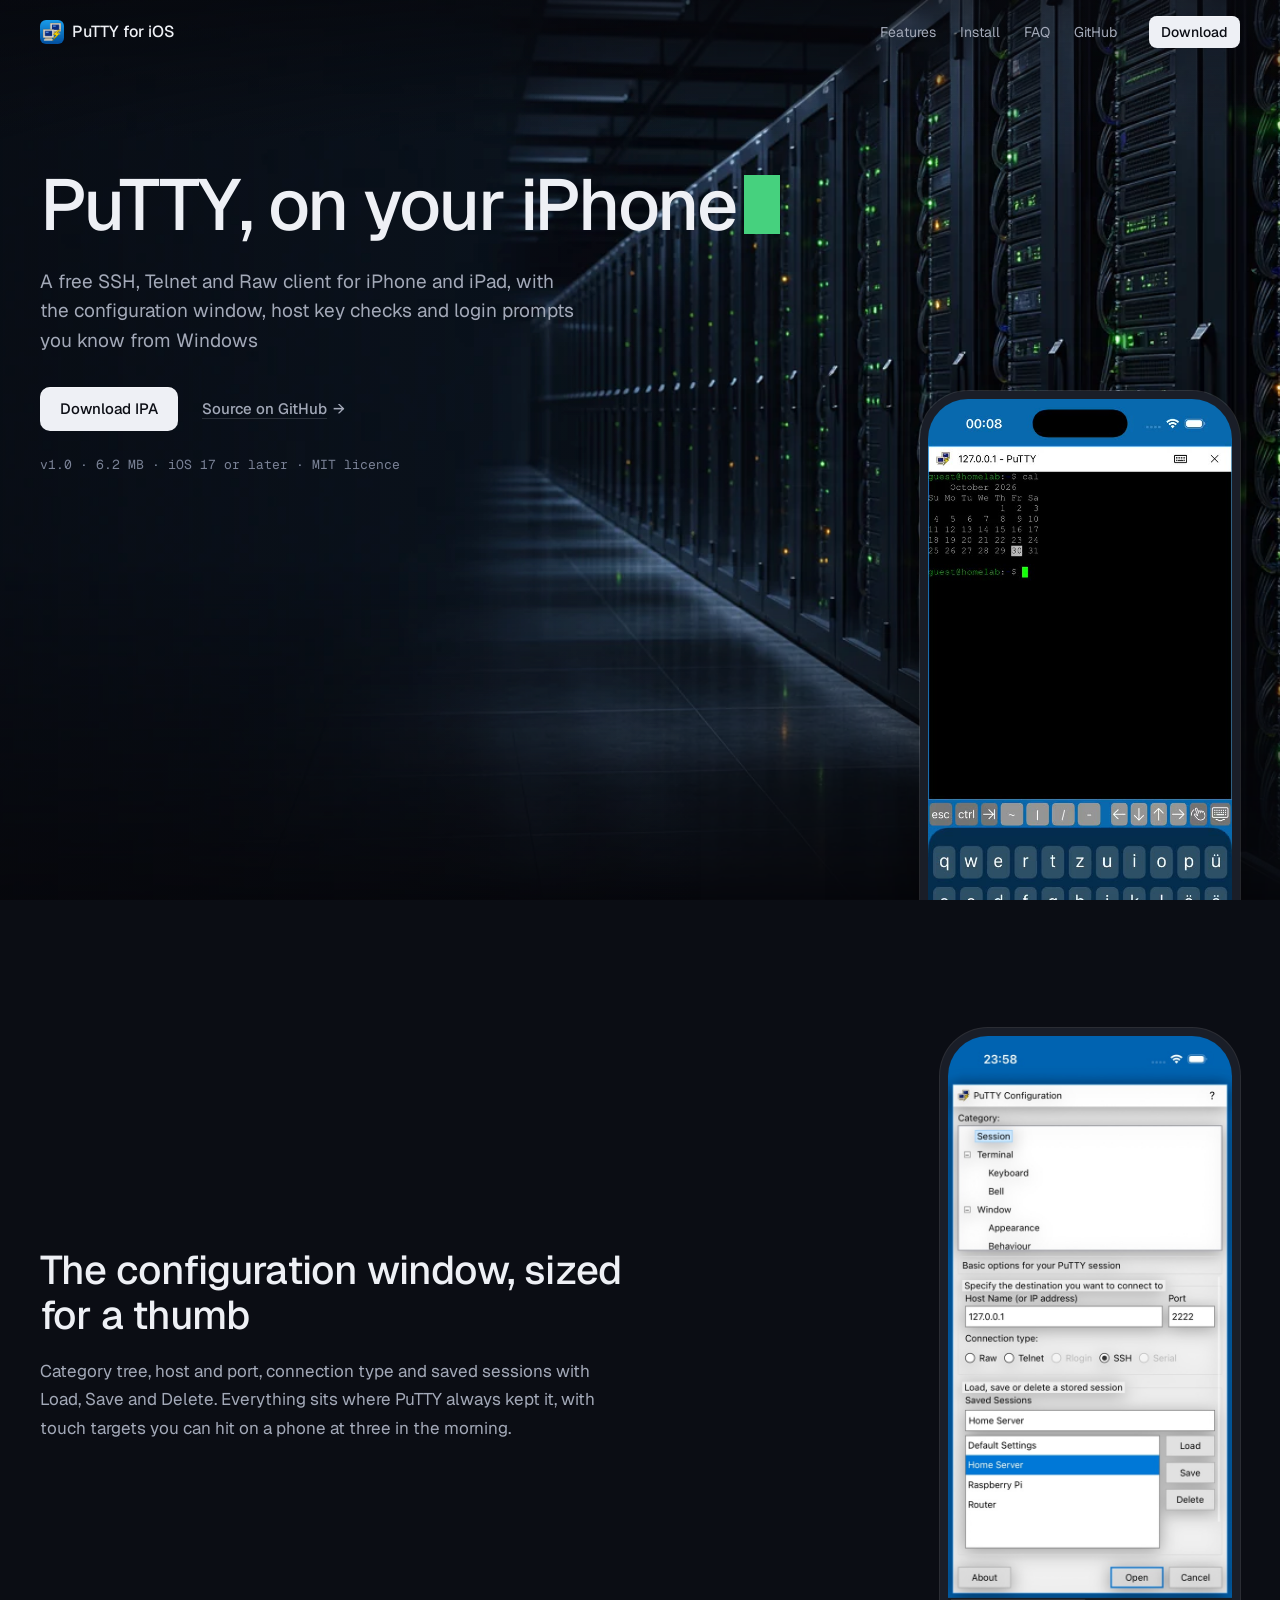
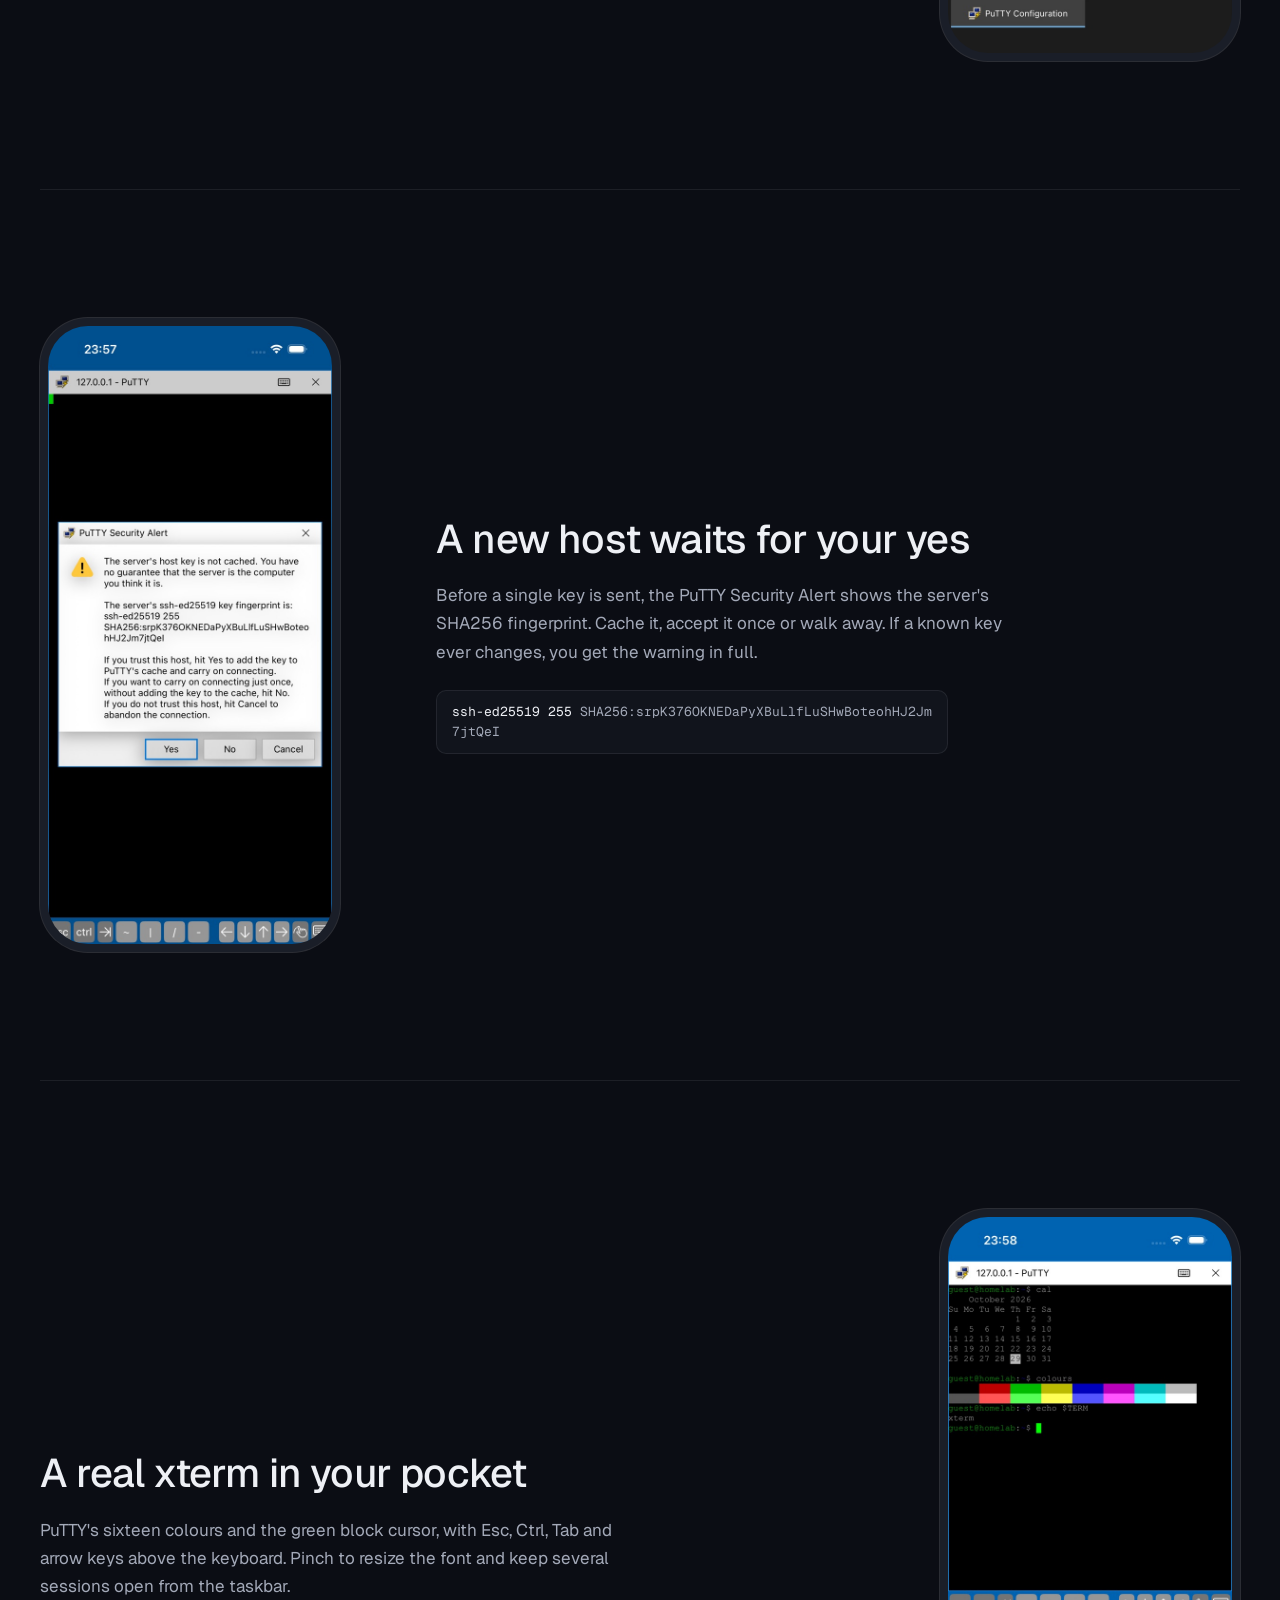
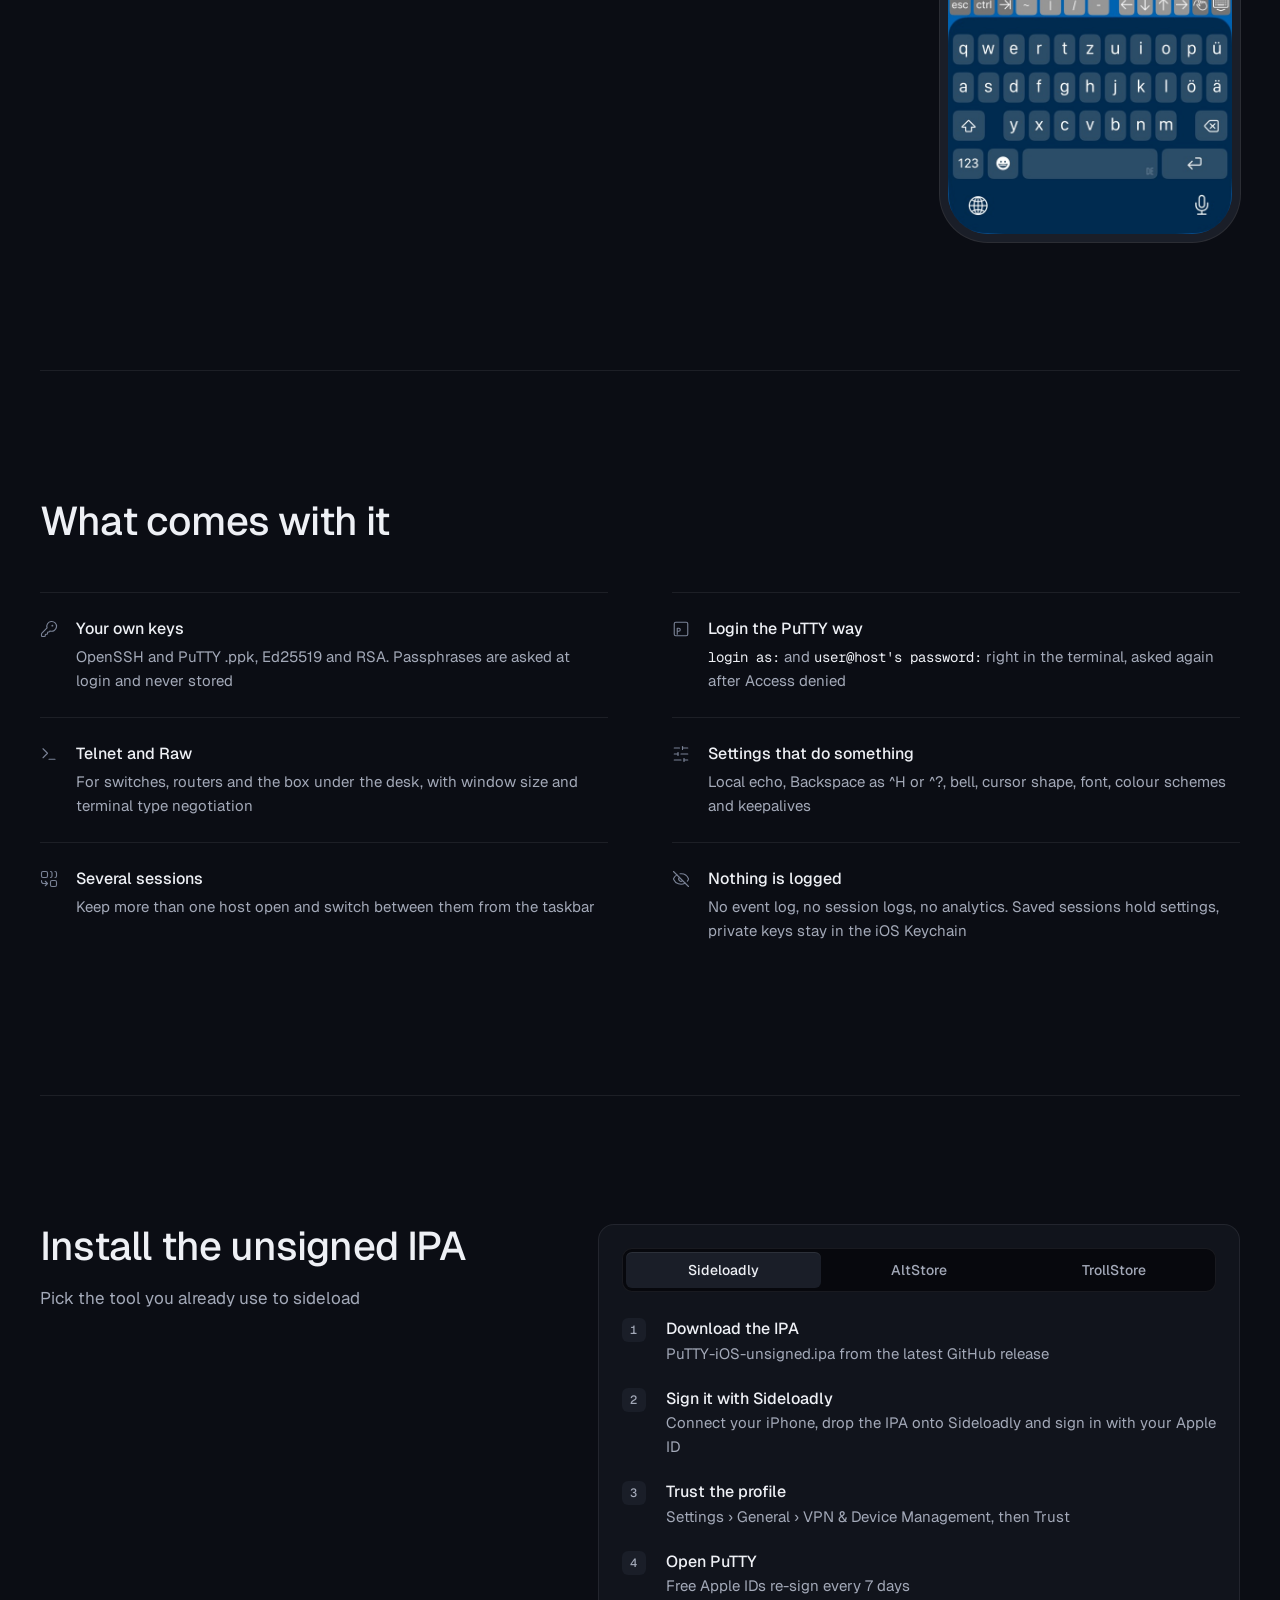
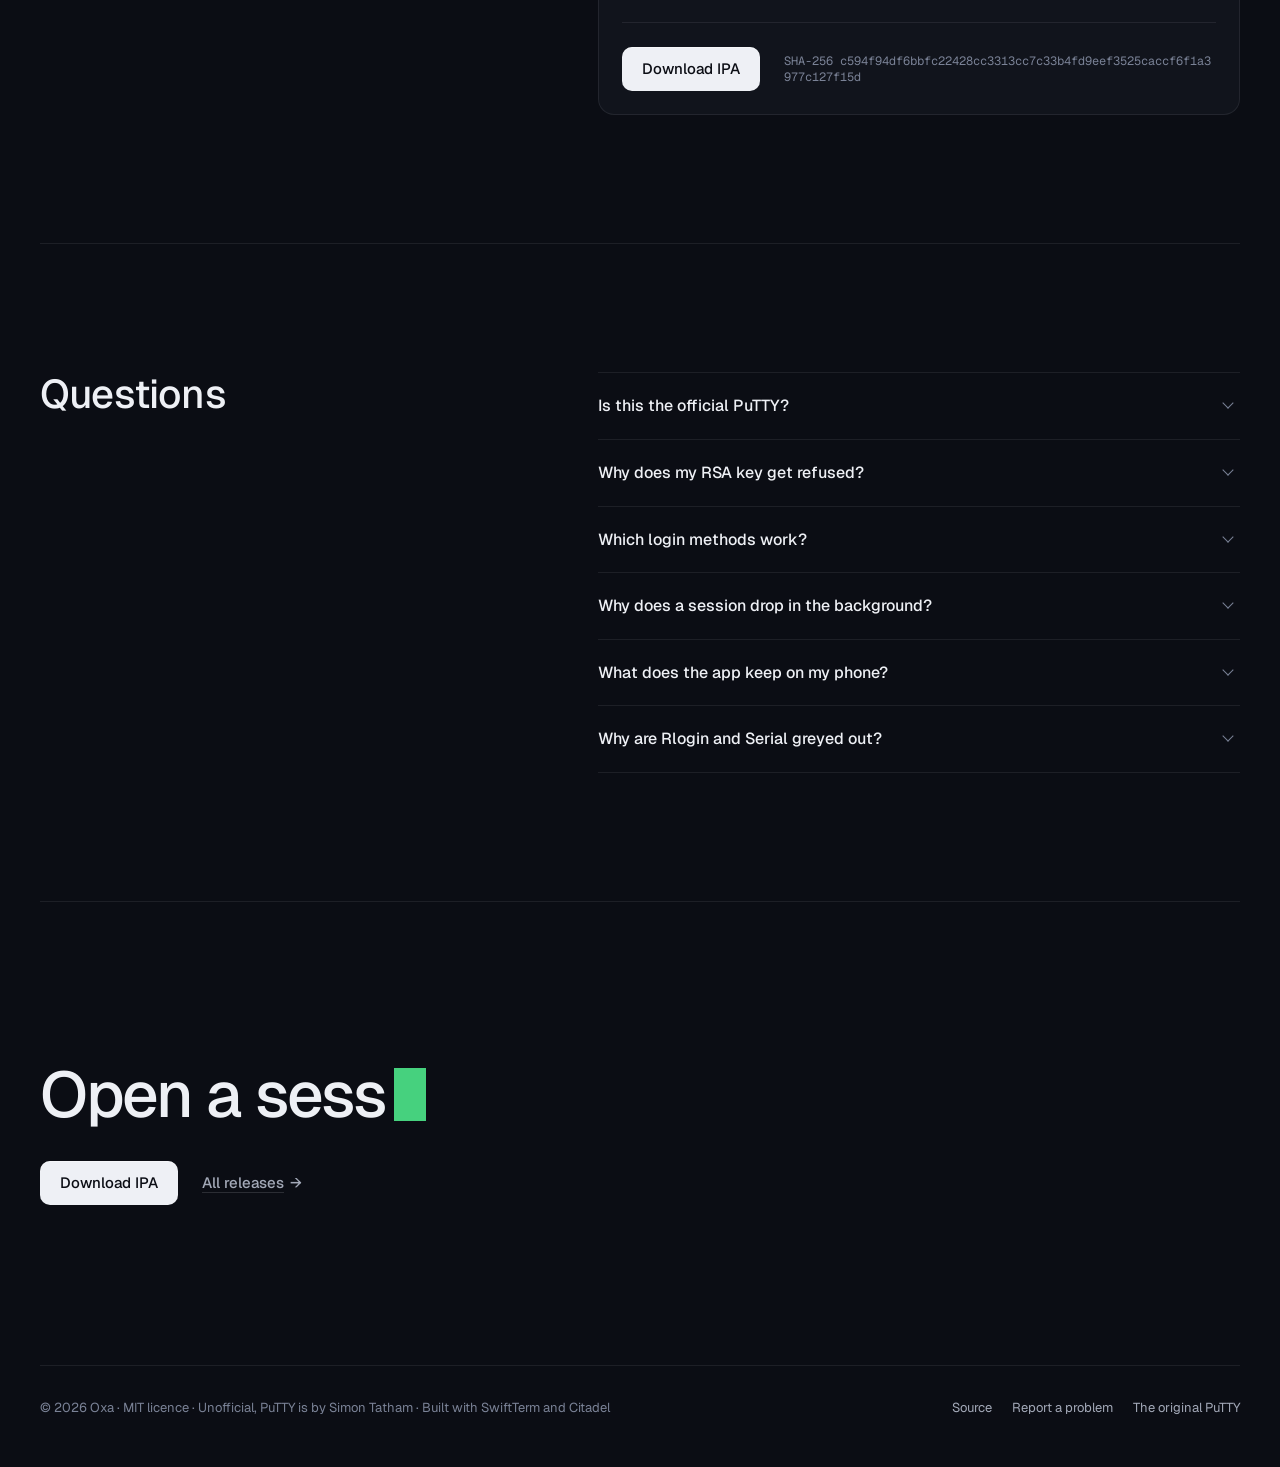
<file: website/index.html>
<!doctype html>
<html lang="en">
<head>
  <meta charset="utf-8">
  <meta name="viewport" content="width=device-width, initial-scale=1, viewport-fit=cover">
  <title>PuTTY for iOS: SSH, Telnet and Raw for iPhone and iPad</title>
  <meta name="description" content="A free, open-source SSH, Telnet and Raw client for iPhone and iPad with PuTTY's configuration window, host key checks and login prompts.">
  <meta name="theme-color" content="#0b0d14">
  <meta property="og:title" content="PuTTY for iOS">
  <meta property="og:description" content="PuTTY on your iPhone. A free SSH, Telnet and Raw client for iPhone and iPad.">
  <meta property="og:image" content="https://www.iosxputty.cc/assets/hero-scene.webp">
  <meta property="og:url" content="https://www.iosxputty.cc/">
  <link rel="icon" href="assets/icon.png" type="image/png">
  <link rel="apple-touch-icon" href="assets/apple-touch-icon.png">
  <link rel="preconnect" href="https://fonts.googleapis.com">
  <link rel="preconnect" href="https://fonts.gstatic.com" crossorigin>
  <link href="https://fonts.googleapis.com/css2?family=Geist:wght@400;500&family=Geist+Mono:wght@400;500&display=swap" rel="stylesheet">
  <link rel="stylesheet" href="style.css?v=0a6f181c">
  <script>document.documentElement.classList.add("js")</script>
</head>
<body>
  <a class="skip" href="#main">Skip to content</a>

  <header class="nav">
    <a class="brand" href="#top"><img src="assets/icon.png" width="24" height="24" alt="">PuTTY for iOS</a>
    <nav aria-label="Sections">
      <a href="#features">Features</a>
      <a href="#install">Install</a>
      <a href="#faq">FAQ</a>
      <a href="https://github.com/Oxapayy/putty-ios">GitHub</a>
    </nav>
    <a class="btn btn-sm" href="https://github.com/Oxapayy/putty-ios/releases/latest/download/PuTTY-iOS-unsigned.ipa">Download</a>
  </header>

  <main id="main">
    <section class="hero" id="top">
      <img class="hero-scene" src="assets/hero-scene.webp" width="1360" height="768" alt="" fetchpriority="high">
      <div class="hero-copy">
        <h1 aria-label="PuTTY, on your iPhone"><span class="typed" data-type="hero" aria-hidden="true">PuTTY, on your iPhone</span><span class="cursor" aria-hidden="true"></span></h1>
        <p class="lead">A free SSH, Telnet and Raw client for iPhone and iPad, with the configuration window, host key checks and login prompts you know from Windows</p>
        <div class="actions">
          <a class="btn" href="https://github.com/Oxapayy/putty-ios/releases/latest/download/PuTTY-iOS-unsigned.ipa">Download IPA</a>
          <a class="link" href="https://github.com/Oxapayy/putty-ios">Source on GitHub<span class="arrow" aria-hidden="true">→</span></a>
        </div>
        <p class="meta">v1.0 · 6.2 MB · iOS 17 or later · MIT licence</p>
      </div>
      <figure class="phone hero-phone">
        <video src="assets/demo.mp4" poster="assets/demo-poster.jpg" width="590" height="1282" muted loop playsinline autoplay preload="metadata"
               aria-label="Screen recording: entering a host, accepting the PuTTY Security Alert, then running cal in the terminal"></video>
      </figure>
    </section>

    <section class="story" id="features">
      <div class="story-text" data-reveal>
        <h2>The configuration window, sized for a thumb</h2>
        <p>Category tree, host and port, connection type and saved sessions with Load, Save and Delete. Everything sits where PuTTY always kept it, with touch targets you can hit on a phone at three in the morning.</p>
      </div>
      <figure class="phone" data-reveal="phone"><img src="assets/config.jpg" width="598" height="1300" alt="The PuTTY Configuration window on iPhone with saved sessions Home Server, Raspberry Pi and Router" loading="lazy"></figure>
    </section>

    <section class="story story-flip">
      <div class="story-text" data-reveal>
        <h2>A new host waits for your yes</h2>
        <p>Before a single key is sent, the PuTTY Security Alert shows the server's SHA256 fingerprint. Cache it, accept it once or walk away. If a known key ever changes, you get the warning in full.</p>
        <p class="sample"><span>ssh-ed25519 255</span> SHA256:srpK376OKNEDaPyXBuLlfLuSHwBoteohHJ2Jm7jtQeI</p>
      </div>
      <figure class="phone" data-reveal="phone"><img src="assets/security-alert.jpg" width="598" height="1300" alt="The PuTTY Security Alert with an ssh-ed25519 fingerprint and Yes, No and Cancel" loading="lazy"></figure>
    </section>

    <section class="story">
      <div class="story-text" data-reveal>
        <h2>A real xterm in your pocket</h2>
        <p>PuTTY's sixteen colours and the green block cursor, with Esc, Ctrl, Tab and arrow keys above the keyboard. Pinch to resize the font and keep several sessions open from the taskbar.</p>
      </div>
      <figure class="phone" data-reveal="phone"><img src="assets/terminal.jpg" width="598" height="1300" alt="A terminal session showing a calendar and the sixteen PuTTY colours" loading="lazy"></figure>
    </section>

    <section class="features" aria-labelledby="features-title">
      <h2 id="features-title" data-reveal>What comes with it</h2>
      <ul class="feature-list" data-reveal="list">
        <li>
          <svg class="icon" viewBox="0 0 24 24" aria-hidden="true"><path d="M2.586 17.414A2 2 0 0 0 2 18.828V21a1 1 0 0 0 1 1h3a1 1 0 0 0 1-1v-1a1 1 0 0 1 1-1h1a1 1 0 0 0 1-1v-1a1 1 0 0 1 1-1h.172a2 2 0 0 0 1.414-.586l.814-.814a6.5 6.5 0 1 0-4-4z"/><circle cx="16.5" cy="7.5" r=".5"/></svg>
          <div><h3>Your own keys</h3><p>OpenSSH and PuTTY .ppk, Ed25519 and RSA. Passphrases are asked at login and never stored</p></div>
        </li>
        <li>
          <svg class="icon" viewBox="0 0 24 24" aria-hidden="true"><path d="M7 15h2a2 2 0 1 0 0-4H7v8"/><rect x="3" y="3" width="18" height="18" rx="2"/></svg>
          <div><h3>Login the PuTTY way</h3><p><code>login as:</code> and <code>user@host's password:</code> right in the terminal, asked again after Access denied</p></div>
        </li>
        <li>
          <svg class="icon" viewBox="0 0 24 24" aria-hidden="true"><path d="m4 17 6-6-6-6"/><path d="M12 19h8"/></svg>
          <div><h3>Telnet and Raw</h3><p>For switches, routers and the box under the desk, with window size and terminal type negotiation</p></div>
        </li>
        <li>
          <svg class="icon" viewBox="0 0 24 24" aria-hidden="true"><line x1="21" x2="14" y1="4" y2="4"/><line x1="10" x2="3" y1="4" y2="4"/><line x1="21" x2="12" y1="12" y2="12"/><line x1="8" x2="3" y1="12" y2="12"/><line x1="21" x2="16" y1="20" y2="20"/><line x1="12" x2="3" y1="20" y2="20"/><line x1="14" x2="14" y1="2" y2="6"/><line x1="8" x2="8" y1="10" y2="14"/><line x1="16" x2="16" y1="18" y2="22"/></svg>
          <div><h3>Settings that do something</h3><p>Local echo, Backspace as ^H or ^?, bell, cursor shape, font, colour schemes and keepalives</p></div>
        </li>
        <li>
          <svg class="icon" viewBox="0 0 24 24" aria-hidden="true"><rect width="8" height="8" x="2" y="2" rx="2"/><path d="M14 2c1.1 0 2 .9 2 2v4c0 1.1-.9 2-2 2"/><path d="M20 2c1.1 0 2 .9 2 2v4c0 1.1-.9 2-2 2"/><path d="M10 18H5c-1.7 0-3-1.3-3-3v-1"/><polyline points="7 21 10 18 7 15"/><rect width="8" height="8" x="14" y="14" rx="2"/></svg>
          <div><h3>Several sessions</h3><p>Keep more than one host open and switch between them from the taskbar</p></div>
        </li>
        <li>
          <svg class="icon" viewBox="0 0 24 24" aria-hidden="true"><path d="M10.733 5.076a10.744 10.744 0 0 1 11.205 6.575 1 1 0 0 1 0 .696 10.747 10.747 0 0 1-1.444 2.49"/><path d="M14.084 14.158a3 3 0 0 1-4.242-4.242"/><path d="M17.479 17.499a10.75 10.75 0 0 1-15.417-5.151 1 1 0 0 1 0-.696 10.75 10.75 0 0 1 4.446-5.143"/><path d="m2 2 20 20"/></svg>
          <div><h3>Nothing is logged</h3><p>No event log, no session logs, no analytics. Saved sessions hold settings, private keys stay in the iOS Keychain</p></div>
        </li>
      </ul>
    </section>

    <section class="install" id="install" aria-labelledby="install-title">
      <div class="install-head" data-reveal>
        <h2 id="install-title">Install the unsigned IPA</h2>
        <p>Pick the tool you already use to sideload</p>
      </div>
      <div class="install-card" data-reveal>
        <div class="segmented" role="tablist" aria-label="Install method">
          <span class="seg-indicator" aria-hidden="true"></span>
          <button role="tab" aria-selected="true" aria-controls="steps" data-method="sideloadly">Sideloadly</button>
          <button role="tab" aria-selected="false" aria-controls="steps" data-method="altstore" tabindex="-1">AltStore</button>
          <button role="tab" aria-selected="false" aria-controls="steps" data-method="trollstore" tabindex="-1">TrollStore</button>
        </div>
        <ol class="steps" id="steps" role="tabpanel">
          <li><strong>Download the IPA</strong><span>PuTTY-iOS-unsigned.ipa from the latest GitHub release</span></li>
          <li><strong>Sign it with Sideloadly</strong><span>Connect your iPhone, drop the IPA onto Sideloadly and sign in with your Apple ID</span></li>
          <li><strong>Trust the profile</strong><span>Settings › General › VPN &amp; Device Management, then Trust</span></li>
          <li><strong>Open PuTTY</strong><span>Free Apple IDs re-sign every 7 days</span></li>
        </ol>
        <div class="install-foot">
          <a class="btn" href="https://github.com/Oxapayy/putty-ios/releases/latest/download/PuTTY-iOS-unsigned.ipa">Download IPA</a>
          <p class="checksum">SHA-256 c594f94df6bbfc22428cc3313cc7c33b4fd9eef3525caccf6f1a3977c127f15d</p>
        </div>
      </div>
    </section>

    <section class="faq" id="faq" aria-labelledby="faq-title">
      <h2 id="faq-title" data-reveal>Questions</h2>
      <div class="faq-list" data-reveal>
        <details>
          <summary>Is this the official PuTTY?</summary>
          <p>No. It is an independent, unofficial app modelled on PuTTY by Simon Tatham. The code is new Swift, released under the MIT licence.</p>
        </details>
        <details>
          <summary>Why does my RSA key get refused?</summary>
          <p>RSA user keys are signed with SHA-1, which OpenSSH 8.8 and later reject by default. Use an Ed25519 key. RSA host keys and password logins are not affected.</p>
        </details>
        <details>
          <summary>Which login methods work?</summary>
          <p>Password and public key. Keyboard-interactive is not supported, so a server that offers only that method will not accept a password.</p>
        </details>
        <details>
          <summary>Why does a session drop in the background?</summary>
          <p>iOS suspends apps it cannot see. A connection survives a short switch of about 30 seconds; after that iOS closes it, and Restart Session brings it back.</p>
        </details>
        <details>
          <summary>What does the app keep on my phone?</summary>
          <p>Your saved sessions and cached host keys. Private keys sit in the iOS Keychain. Passwords, passphrases and everything you type are never written down.</p>
        </details>
        <details>
          <summary>Why are Rlogin and Serial greyed out?</summary>
          <p>iOS gives apps neither the privileged ports Rlogin needs nor serial lines. Encrypted .ppk version 3 keys are not read yet; version 2 keys are.</p>
        </details>
      </div>
    </section>

    <section class="closer">
      <h2 aria-label="Open a session"><span class="typed" data-type="closer" aria-hidden="true">Open a session</span><span class="cursor" aria-hidden="true"></span></h2>
      <div class="actions" data-reveal>
        <a class="btn" href="https://github.com/Oxapayy/putty-ios/releases/latest/download/PuTTY-iOS-unsigned.ipa">Download IPA</a>
        <a class="link" href="https://github.com/Oxapayy/putty-ios/releases">All releases<span class="arrow" aria-hidden="true">→</span></a>
      </div>
    </section>
  </main>

  <footer class="footer">
    <p>© 2026 Oxa · MIT licence · Unofficial, PuTTY is by Simon Tatham · Built with SwiftTerm and Citadel</p>
    <nav aria-label="Footer">
      <a href="https://github.com/Oxapayy/putty-ios">Source</a>
      <a href="https://github.com/Oxapayy/putty-ios/issues">Report a problem</a>
      <a href="https://www.chiark.greenend.org.uk/~sgtatham/putty/">The original PuTTY</a>
    </nav>
  </footer>

  <script src="main.js?v=16b4bd69" defer></script>
</body>
</html>
</file>
<file: website/style.css>
/* PuTTY for iOS. Direction: dependable, dry, nocturnal. The night shift in a server room.
   Ink ramp, one accent (phosphor green), signature: PuTTY's steady green block cursor.
   Contrast: primary #eef0f5 on #0b0d14 17.1:1 · secondary #a3a9b8 on #11141c 7.6:1 · muted #7a8296 on #0b0d14 4.8:1
   Button: #0b0d14 on #eef0f5 17.1:1 · accent #46d17e on #0b0d14 10.1:1 */
:root {
  --bg-deep: #07080d;
  --bg: #0b0d14;
  --card: #11141c;
  --raised: #1a1e28;
  --line: rgba(238, 240, 245, 0.08);
  --line-strong: rgba(238, 240, 245, 0.14);
  --text: #eef0f5;
  --text-2: #a3a9b8;
  --text-3: #7a8296;
  --accent: #46d17e;

  --sans: "Geist", -apple-system, "Segoe UI", system-ui, sans-serif;
  --mono: "Geist Mono", ui-monospace, "SF Mono", Menlo, monospace;
  --ease: cubic-bezier(0.22, 1, 0.36, 1);
  --t-fast: 160ms;
  --t-menu: 220ms;
  --t-enter: 720ms;
  --page: min(1200px, 100% - 64px);
  color-scheme: dark;
}

*, *::before, *::after { box-sizing: border-box; }
html { -webkit-text-size-adjust: 100%; scroll-behavior: smooth; scroll-padding-top: 72px; }
@media (prefers-reduced-motion: reduce) { html { scroll-behavior: auto; } }
body {
  margin: 0;
  background: var(--bg);
  color: var(--text);
  font: 400 16px/1.6 var(--sans);
  -webkit-font-smoothing: antialiased;
}
img, video, svg { display: block; max-width: 100%; height: auto; }
h1, h2, h3, p, ul, ol, figure { margin: 0; }
ul, ol { padding: 0; list-style: none; }
a { color: inherit; text-decoration: none; }
code { font-family: var(--mono); font-size: 0.9375em; color: var(--text); }
:focus-visible { outline: 2px solid var(--accent); outline-offset: 4px; border-radius: 4px; }

.skip { position: absolute; left: 16px; top: -48px; z-index: 20; padding: 8px 12px; background: var(--text); color: var(--bg); border-radius: 8px; }
.skip:focus { top: 12px; }

/* ---------- controls ---------- */
.btn {
  display: inline-flex; align-items: center; justify-content: center;
  height: 44px; padding: 0 20px; border-radius: 10px;
  background: var(--text); color: var(--bg);
  font-size: 15px; font-weight: 500;
  box-shadow: inset 0 1px 0 rgba(255, 255, 255, 0.4);
  transition: background-color var(--t-fast) var(--ease), transform var(--t-fast) var(--ease);
}
@media (hover: hover) { .btn:hover { background: #ffffff; transform: translateY(-1px); } }
.btn:active { transform: scale(0.98); transition-duration: 80ms; }
.btn-sm { height: 32px; padding: 0 12px; border-radius: 8px; font-size: 14px; }
.link {
  font-size: 15px; font-weight: 500; color: var(--text-2);
  text-decoration: underline; text-decoration-color: var(--line-strong); text-underline-offset: 4px;
  transition: color 150ms var(--ease), text-decoration-color 150ms var(--ease);
}
.link:hover { color: var(--text); text-decoration-color: var(--text-2); }
.link .arrow { display: inline-block; margin-left: 6px; text-decoration: none; transition: transform var(--t-fast) var(--ease); }
@media (hover: hover) { .link:hover .arrow { transform: translateX(3px); } }

/* the signature: PuTTY's cursor does not blink by default */
.cursor {
  display: inline-block; width: 0.5em; height: 0.82em; margin-left: 0.12em;
  background: var(--accent); vertical-align: -0.06em;
}

/* ---------- navigation ---------- */
.nav {
  position: fixed; top: 0; left: 0; right: 0; z-index: 10;
  height: 64px; padding: 0 calc((100% - var(--page)) / 2);
  display: flex; align-items: center; gap: 32px;
}
.nav::before {
  content: ""; position: absolute; inset: 0; z-index: -1;
  background: rgba(11, 13, 20, 0.94); box-shadow: inset 0 -1px 0 var(--line);
  opacity: 0; transition: opacity 320ms var(--ease);
}
.nav.is-scrolled::before { opacity: 1; }
.brand { display: flex; align-items: center; gap: 8px; font-size: 16px; font-weight: 500; }
.brand img { border-radius: 6px; }
.nav nav { display: flex; gap: 24px; margin-left: auto; }
.nav nav a { font-size: 14px; color: var(--text-2); transition: color 150ms var(--ease); }
.nav nav a:hover { color: var(--text); }

/* ---------- hero: a scene from the night shift, the app rising from the bottom ---------- */
.hero { position: relative; min-height: max(100svh, 760px); overflow: hidden; background: var(--bg-deep); }
.hero-scene {
  position: absolute; inset: 0; z-index: 0; width: 100%; height: 100%; object-fit: cover; object-position: 70% 50%;
  -webkit-mask-image: linear-gradient(to bottom, #000 62%, transparent 100%);
  mask-image: linear-gradient(to bottom, #000 62%, transparent 100%);
}
/* scrim in the page colour so the nav and copy read over the rack lights */
.hero::before {
  content: ""; position: absolute; inset: 0; z-index: 1; pointer-events: none;
  background:
    linear-gradient(to bottom, rgba(7, 8, 13, 0.72) 0, rgba(7, 8, 13, 0) 140px),
    linear-gradient(to right, rgba(7, 8, 13, 0.55) 0, rgba(7, 8, 13, 0) 55%);
}
.hero-copy { position: relative; z-index: 2; width: var(--page); margin: 0 auto; padding-top: 168px; }
.hero h1 { max-width: 12em; font-size: 72px; line-height: 1.04; font-weight: 500; letter-spacing: -0.03em; }
.lead { margin-top: 24px; max-width: 34rem; font-size: 19px; line-height: 1.55; color: var(--text-2); }
.actions { display: flex; flex-wrap: wrap; align-items: center; gap: 12px 24px; margin-top: 32px; }
.meta { margin-top: 24px; font: 400 13px/20px var(--mono); color: var(--text-3); }

.phone {
  width: 300px; padding: 8px; border-radius: 48px;
  background: var(--raised); box-shadow: 0 0 0 1px var(--line-strong);
}
.phone img, .phone video { width: 100%; aspect-ratio: 598 / 1300; object-fit: cover; border-radius: 40px; background: #000; }
.hero-phone {
  position: absolute; z-index: 2; right: max(32px, (100% - 1200px) / 2); bottom: -168px; width: 320px;
  box-shadow: 0 0 0 1px var(--line-strong), 0 32px 80px rgba(0, 0, 0, 0.55);
}

/* ---------- stories ---------- */
.story {
  width: var(--page); margin: 0 auto; padding: 128px 0;
  display: grid; grid-template-columns: minmax(0, 1fr) 300px; gap: 96px; align-items: center;
}
.story:first-of-type { padding-top: 224px; }
.story + .story { border-top: 1px solid var(--line); }
.story-flip { grid-template-columns: 300px minmax(0, 1fr); }
.story-flip .story-text { order: 2; }
.story h2, .features h2, .install h2, .faq h2 { font-size: 40px; line-height: 1.12; font-weight: 500; letter-spacing: -0.02em; max-width: 16em; }
.story-text p { margin-top: 20px; max-width: 36rem; font-size: 17px; line-height: 1.65; color: var(--text-2); }
.story-text .sample {
  margin-top: 24px; padding: 12px 16px; border-radius: 10px; background: var(--card); box-shadow: inset 0 0 0 1px var(--line);
  font: 400 13px/20px var(--mono); color: var(--text-2); word-break: break-all; max-width: 32rem;
}
.sample span { color: var(--text); }

/* ---------- features ---------- */
.features { width: var(--page); margin: 0 auto; padding: 128px 0; border-top: 1px solid var(--line); }
.feature-list { margin-top: 48px; display: grid; grid-template-columns: 1fr 1fr; column-gap: 64px; }
.feature-list li { display: grid; grid-template-columns: 20px 1fr; gap: 16px; padding: 24px 0; border-top: 1px solid var(--line); }
.icon { width: 18px; height: 18px; margin-top: 3px; fill: none; stroke: var(--text-3); stroke-width: 1.5; stroke-linecap: round; stroke-linejoin: round; }
.feature-list h3 { font-size: 16px; font-weight: 500; line-height: 24px; }
.feature-list p { margin-top: 4px; font-size: 15px; line-height: 1.6; color: var(--text-2); }

/* ---------- install ---------- */
.install { width: var(--page); margin: 0 auto; padding: 128px 0; border-top: 1px solid var(--line); display: grid; grid-template-columns: minmax(0, 1fr) minmax(0, 1.3fr); gap: 64px; }
.install-head p { margin-top: 16px; font-size: 17px; color: var(--text-2); }
.install-card { padding: 24px; border-radius: 16px; background: var(--card); box-shadow: inset 0 0 0 1px var(--line); }
.segmented { position: relative; display: grid; grid-template-columns: repeat(3, 1fr); padding: 4px; border-radius: 10px; background: var(--bg-deep); box-shadow: inset 0 0 0 1px var(--line); }
.seg-indicator {
  position: absolute; top: 4px; bottom: 4px; left: 4px; width: calc((100% - 8px) / 3);
  border-radius: 6px; background: var(--raised); box-shadow: inset 0 1px 0 rgba(255, 255, 255, 0.08);
  transform: translateX(calc(var(--i, 0) * 100%)); transition: transform 360ms var(--ease);
}
.segmented button {
  position: relative; z-index: 1; height: 36px; border: 0; border-radius: 6px; background: transparent; cursor: pointer;
  font: 500 14px var(--sans); color: var(--text-2);
  transition: background-color 150ms var(--ease), color 150ms var(--ease);
}
.segmented button:hover { color: var(--text); }
.segmented button[aria-selected="true"] { color: var(--text); }
.steps { margin-top: 24px; counter-reset: s; display: grid; gap: 20px; }
.steps li { counter-increment: s; display: grid; grid-template-columns: 32px 1fr; column-gap: 12px; }
.steps li::before {
  content: counter(s); grid-row: span 2; width: 24px; height: 24px; margin-top: 2px; border-radius: 6px;
  background: var(--raised); color: var(--text-2); display: grid; place-items: center;
  font: 500 12px var(--mono); font-variant-numeric: tabular-nums;
}
.steps strong { font-weight: 500; }
.steps span { color: var(--text-2); font-size: 15px; }
.install-foot { margin-top: 24px; padding-top: 24px; border-top: 1px solid var(--line); display: flex; flex-wrap: wrap; align-items: center; gap: 16px 24px; }
.checksum { flex: 1 1 240px; font: 400 12px/16px var(--mono); color: var(--text-3); word-break: break-all; }

/* ---------- faq ---------- */
.faq { width: var(--page); margin: 0 auto; padding: 128px 0; border-top: 1px solid var(--line); display: grid; grid-template-columns: minmax(0, 1fr) minmax(0, 1.3fr); gap: 64px; }
.faq-list details { border-bottom: 1px solid var(--line); }
.faq-list details:first-child { border-top: 1px solid var(--line); }
.faq summary {
  list-style: none; cursor: pointer; position: relative; padding: 20px 40px 20px 0;
  font-size: 16px; font-weight: 500; transition: color 150ms var(--ease);
}
.faq summary:hover { color: #fff; }
.faq summary::-webkit-details-marker { display: none; }
.faq summary::after {
  content: ""; position: absolute; right: 8px; top: 26px; width: 8px; height: 8px;
  border-right: 1.5px solid var(--text-3); border-bottom: 1.5px solid var(--text-3);
  transform: rotate(45deg); transition: transform 200ms var(--ease);
}
.faq details[open] summary::after { transform: translateY(4px) rotate(-135deg); }
.faq details p { padding: 0 40px 20px 0; color: var(--text-2); font-size: 15px; }

/* ---------- closer & footer ---------- */
.closer { width: var(--page); margin: 0 auto; padding: 160px 0; border-top: 1px solid var(--line); }
.closer h2 { font-size: 64px; line-height: 1.04; font-weight: 500; letter-spacing: -0.03em; }
.footer {
  width: var(--page); margin: 0 auto; padding: 32px 0 48px; border-top: 1px solid var(--line);
  display: flex; flex-wrap: wrap; gap: 12px 32px; justify-content: space-between;
  font-size: 13px; color: var(--text-3);
}
.footer nav { display: flex; flex-wrap: wrap; gap: 20px; }
.footer a { color: var(--text-2); transition: color 150ms var(--ease); }
.footer a:hover { color: var(--text); }

/* ---------- motion: transform and opacity only, one curve, each move plays once ---------- */
.faq details[open] summary { color: #fff; }
@media (prefers-reduced-motion: no-preference) {
  /* hero: the scene settles, the headline is typed behind the cursor, the rest rises in */
  .js .hero-scene { animation: scene-in 1800ms var(--ease) both; }
  .js .hero .lead, .js .hero .actions, .js .hero .meta { animation: rise 720ms var(--ease) both; }
  .js .hero .lead { animation-delay: 520ms; }
  .js .hero .actions { animation-delay: 600ms; }
  .js .hero .meta { animation-delay: 680ms; }
  .js .hero-phone { animation: phone-in 1100ms var(--ease) 380ms both; }
  @keyframes scene-in { from { opacity: 0; transform: scale(1.08); } }
  @keyframes rise { from { opacity: 0; transform: translateY(12px); } }
  @keyframes phone-in { from { opacity: 0; transform: translateY(96px); } }

  /* sections rise once as they arrive */
  .js [data-reveal] { opacity: 0; transform: translateY(16px); transition: opacity var(--t-enter) var(--ease), transform var(--t-enter) var(--ease); }
  .js [data-reveal="phone"] { transform: translateY(48px) scale(0.97); transition-duration: 900ms; }
  .js [data-reveal].is-in { opacity: 1; transform: none; }
  .js .story-flip [data-reveal="phone"], .js .story [data-reveal="phone"] { transition-delay: 80ms; }

  /* feature rows follow each other */
  .js [data-reveal="list"] { opacity: 1; transform: none; }
  .js [data-reveal="list"] li { opacity: 0; transform: translateY(12px); transition: opacity 600ms var(--ease), transform 600ms var(--ease); }
  .js [data-reveal="list"].is-in li { opacity: 1; transform: none; }
  .js [data-reveal="list"].is-in li:nth-child(2) { transition-delay: 50ms; }
  .js [data-reveal="list"].is-in li:nth-child(3) { transition-delay: 100ms; }
  .js [data-reveal="list"].is-in li:nth-child(4) { transition-delay: 150ms; }
  .js [data-reveal="list"].is-in li:nth-child(5) { transition-delay: 200ms; }
  .js [data-reveal="list"].is-in li:nth-child(6) { transition-delay: 250ms; }

  /* install steps swap in when the method changes */
  .steps li { animation: rise 420ms var(--ease) both; }
  .steps li:nth-child(2) { animation-delay: 40ms; }
  .steps li:nth-child(3) { animation-delay: 80ms; }
  .steps li:nth-child(4) { animation-delay: 120ms; }

  /* an answer fades up under its question */
  .faq details[open] p { animation: rise 320ms var(--ease) both; }
}
@media (prefers-reduced-motion: reduce) {
  .seg-indicator, .nav::before { transition: none; }
}

/* ---------- compact ---------- */
@media (max-width: 1024px) {
  .hero h1 { font-size: 56px; }
  .hero-phone { width: 260px; bottom: -120px; }
  .story { gap: 64px; }
}
@media (max-width: 760px) {
  :root { --page: min(1200px, 100% - 40px); }
  .nav nav { display: none; }
  .nav .btn-sm { margin-left: auto; }
  .hero { min-height: 0; padding-bottom: 0; }
  .hero-scene { object-position: 78% 50%; height: 640px; }
  .hero::before { background: linear-gradient(to bottom, rgba(7, 8, 13, 0.82) 0, rgba(7, 8, 13, 0.7) 60%, rgba(7, 8, 13, 0.2) 640px, rgba(7, 8, 13, 0) 100%); }
  .hero-copy { padding-top: 112px; }
  .hero h1 { font-size: 40px; line-height: 1.08; }
  .lead { font-size: 17px; }
  .hero-phone { position: relative; right: auto; bottom: auto; width: 240px; margin: 48px auto -96px; }
  .story, .story-flip { grid-template-columns: 1fr; gap: 40px; padding: 80px 0; }
  .story:first-of-type { padding-top: 160px; }
  .story-flip .story-text { order: 0; }
  .story .phone { width: 240px; margin: 0 auto; }
  .story h2, .features h2, .install h2, .faq h2 { font-size: 32px; }
  .features, .install, .faq { padding: 80px 0; }
  .feature-list { grid-template-columns: 1fr; }
  .install, .faq { grid-template-columns: 1fr; gap: 32px; }
  .closer { padding: 96px 0; }
  .closer h2 { font-size: 44px; }
}
</file>
